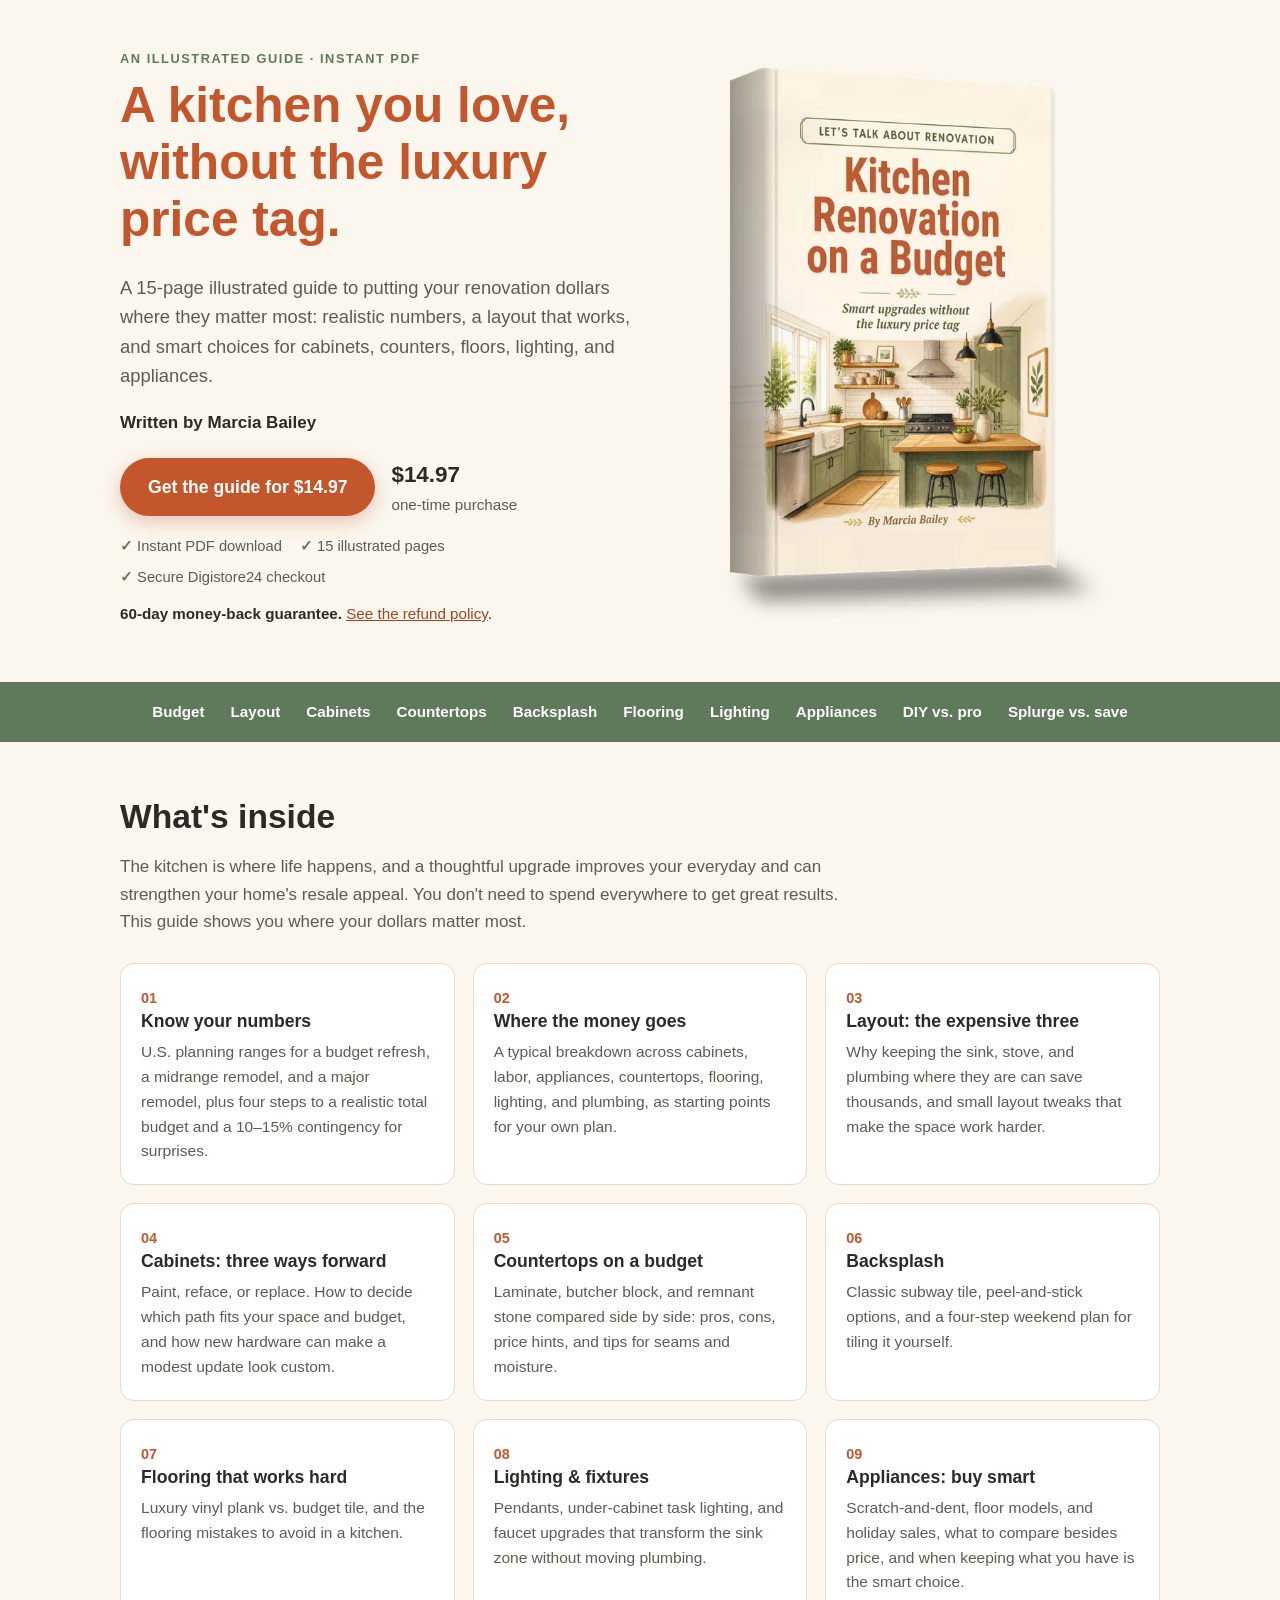
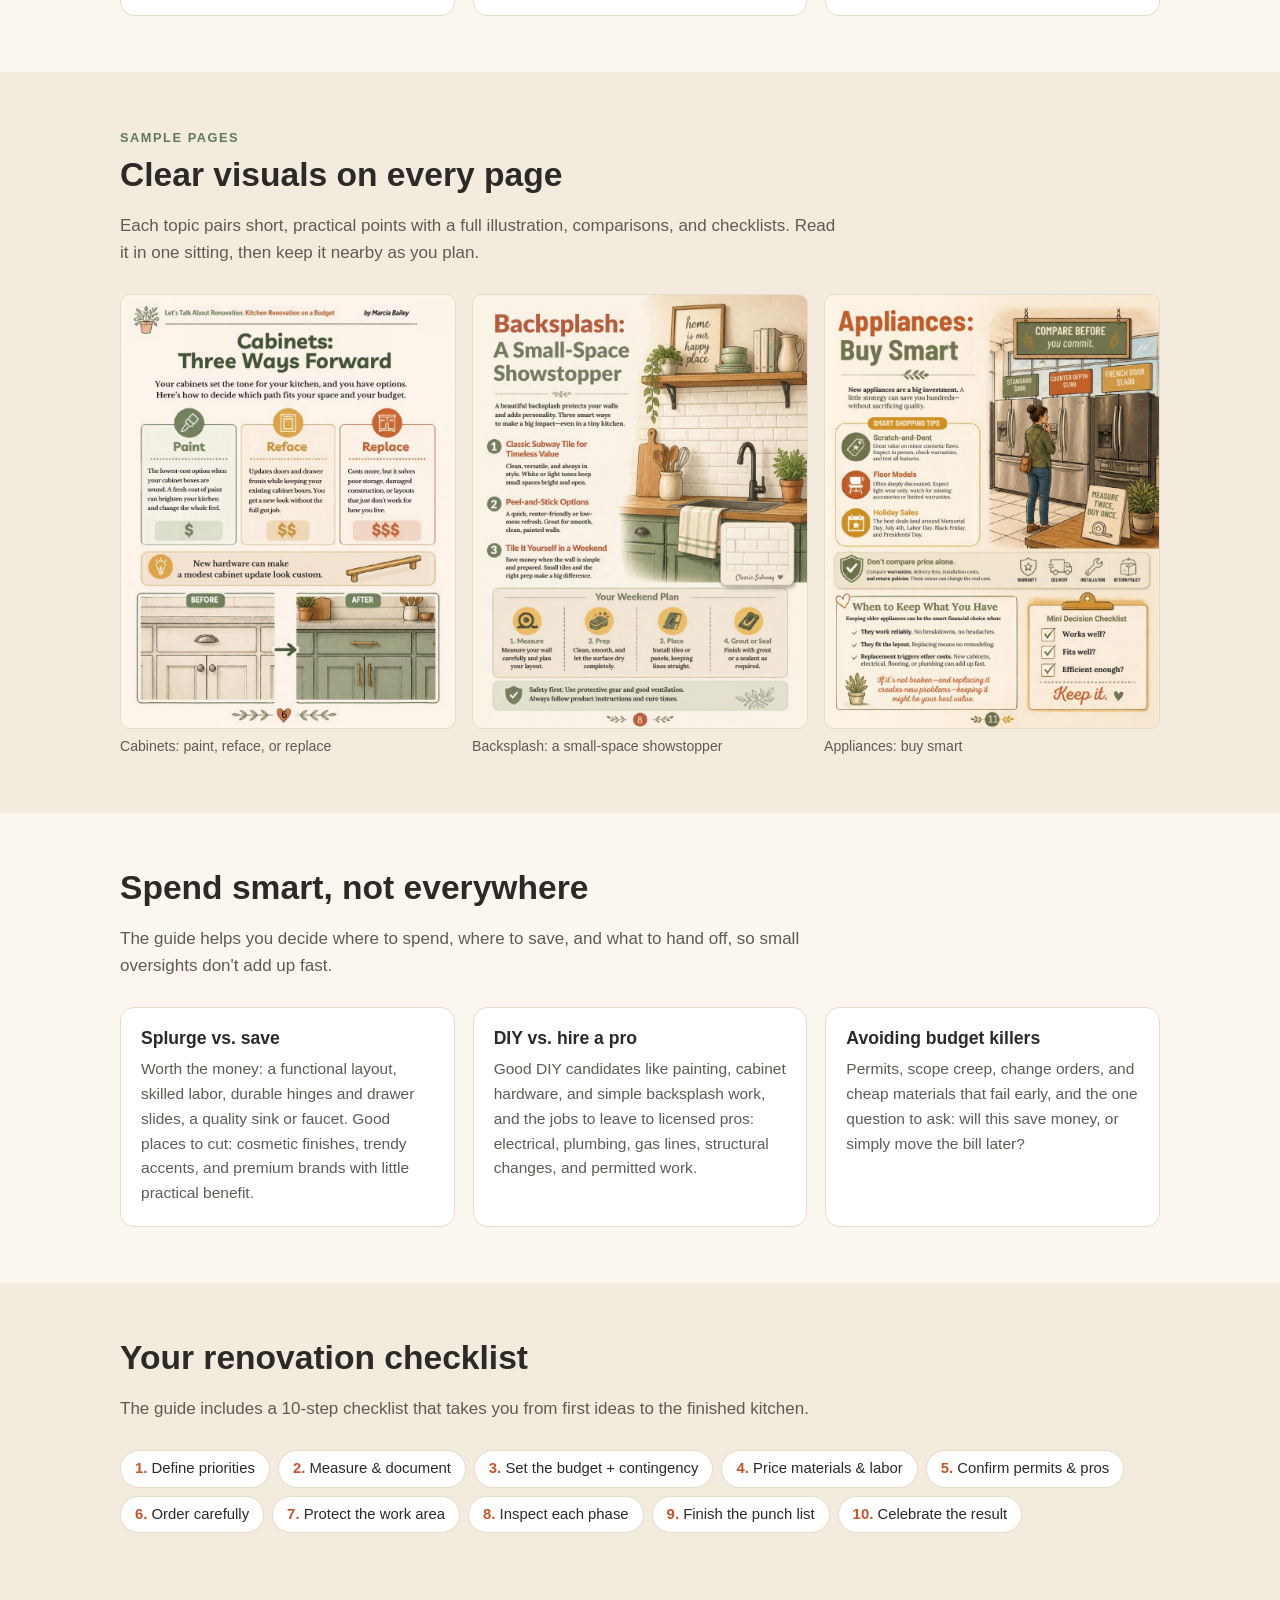
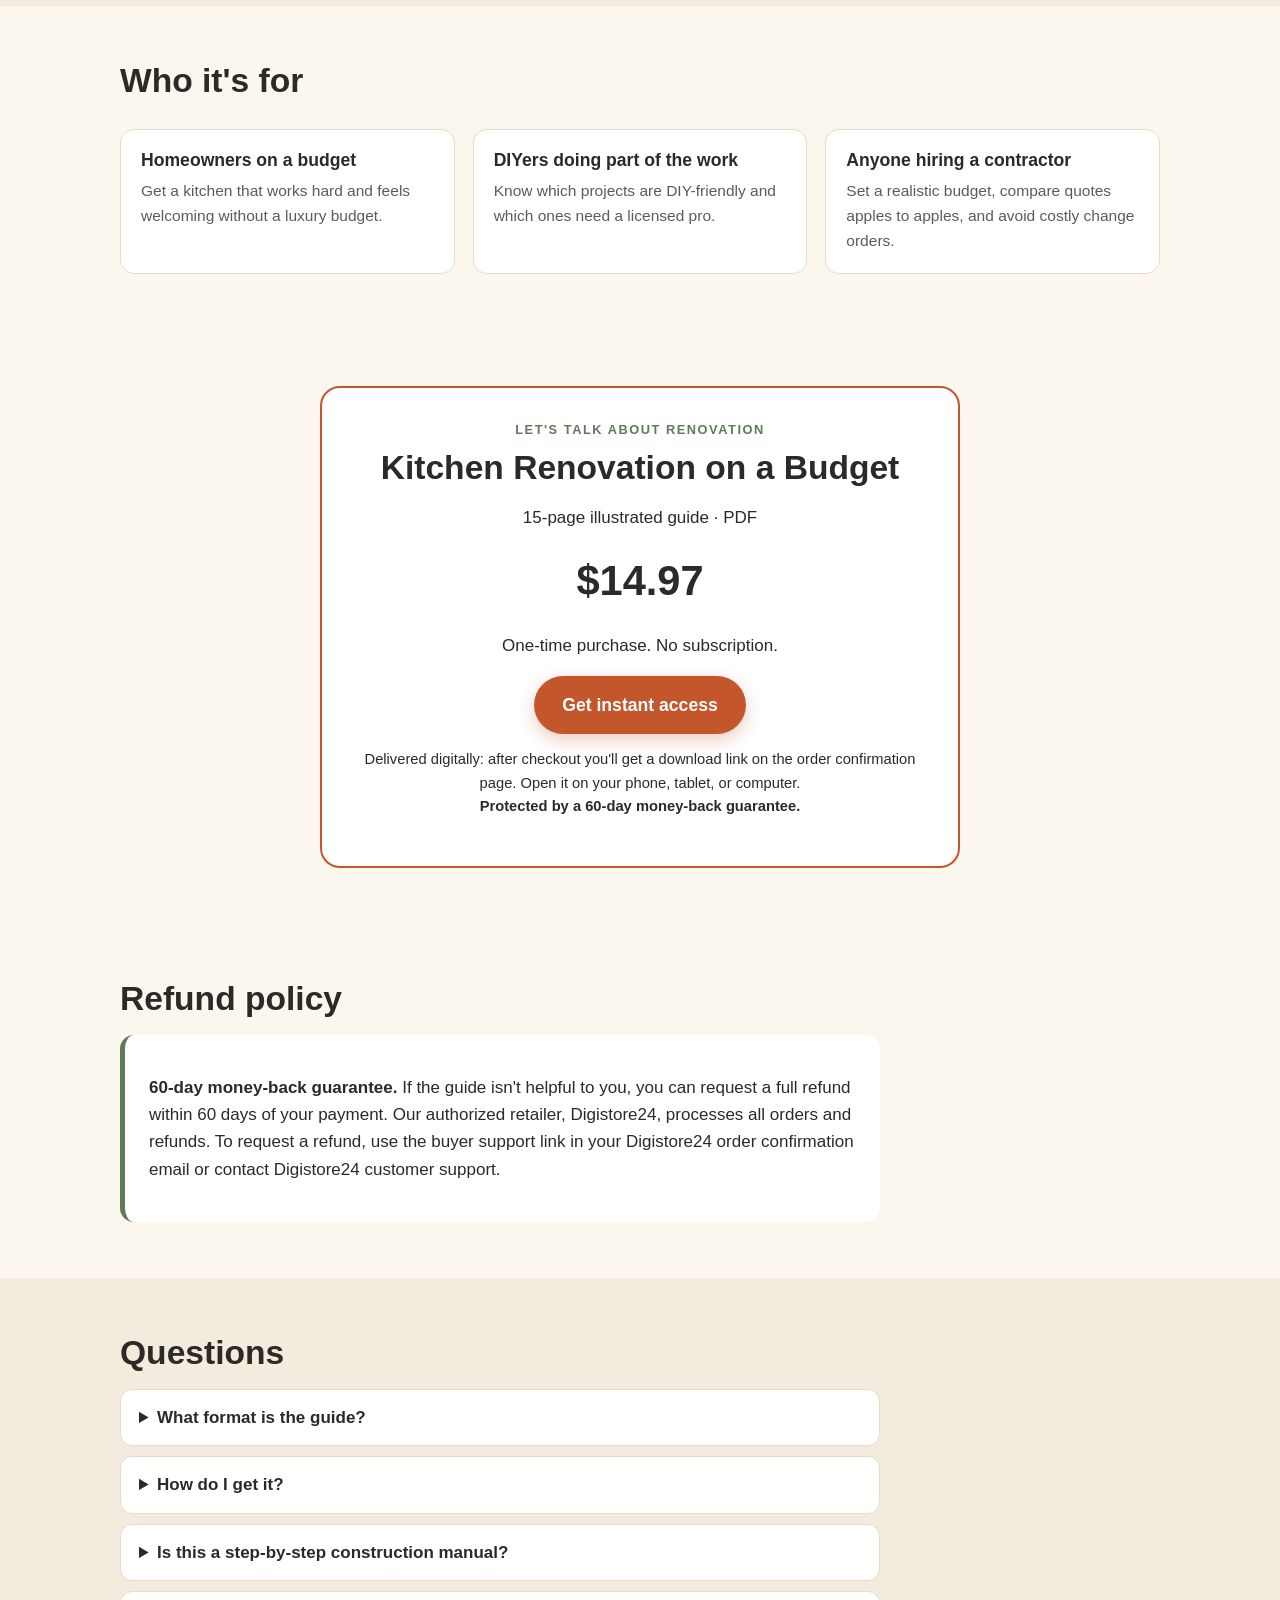
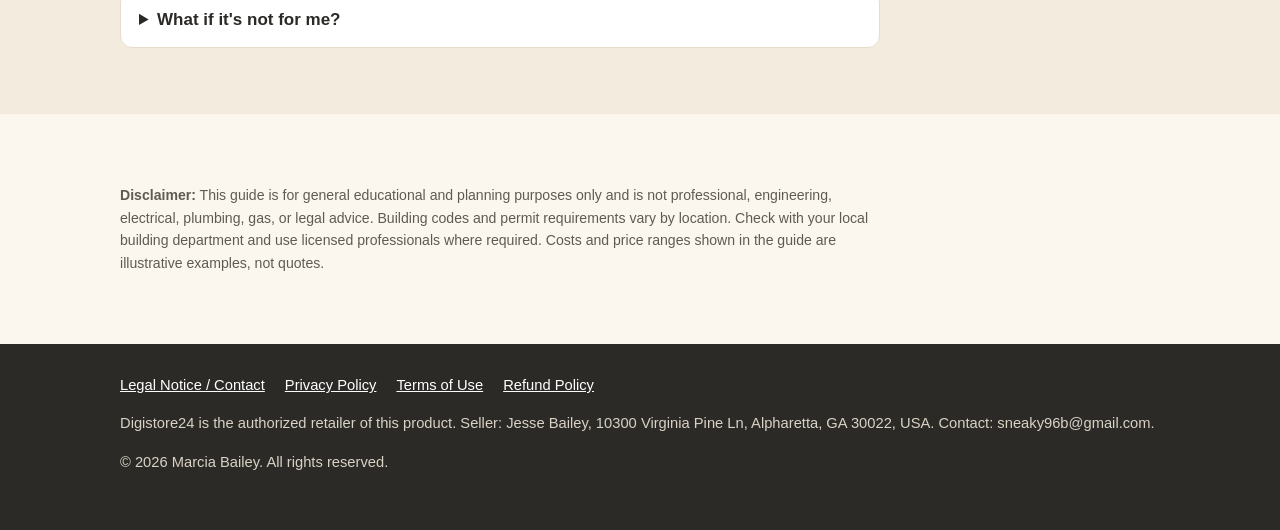
<file: index.html>
<!doctype html>
<html lang="en">
<head>
<meta charset="utf-8">
<meta name="viewport" content="width=device-width, initial-scale=1">
<title>Kitchen Renovation on a Budget: Smart Upgrades Without the Luxury Price Tag (PDF)</title>
<meta name="description" content="A 15-page illustrated PDF guide to renovating your kitchen on a budget: realistic numbers, layout, cabinets, countertops, backsplash, flooring, lighting, appliances, DIY vs. pro, and a step-by-step checklist.">
<meta property="og:title" content="Let's Talk About Renovation: Kitchen Renovation on a Budget">
<meta property="og:description" content="A 15-page illustrated guide to smart kitchen upgrades without the luxury price tag. Instant PDF download.">
<meta property="og:image" content="https://kitchen-ebook.vercel.app/img/cover-og.jpg">
<meta property="og:type" content="product">
<link rel="icon" href="data:,">
<link rel="stylesheet" href="style.css">
</head>
<body>

<!--
  DIGISTORE24 TRUST SEAL: "SALES PAGE BADGE"
  Created in Digistore24: My products > Conversion tools > Trust badges tab > Create trust badge > Type: "Sales page badge".
  Per Digistore24's help center, the legal "Footer" is displayed automatically together with this badge.
-->
<div class="seal-slot" id="ds24-sales-page-badge"><!-- Begin of Digistore24 Trusted Badge Code -->
<script type="text/javascript" src="https://www.digistore24.com/trusted-badge/48733/QZeaCoznZwrTP8g/salespage"></script>
<!-- End of Digistore24 Trusted Badge Code --></div>

<main>
<section class="hero">
  <div class="wrap hero-grid">
    <div>
      <div class="eyebrow">An illustrated guide · Instant PDF</div>
      <h1>A kitchen you love, without the luxury price tag.</h1>
      <p class="lead">A 15-page illustrated guide to putting your renovation dollars where they matter most: realistic numbers, a layout that works, and smart choices for cabinets, counters, floors, lighting, and appliances.</p>
      <p class="author">Written by Marcia Bailey</p>
      <div class="price-row">
        <a class="buy" href="https://www.digistore24.com/product/748901">Get the guide for $14.97</a>
        <div class="price-note"><strong>$14.97</strong>one-time purchase</div>
      </div>
      <ul class="facts">
        <li>Instant PDF download</li>
        <li>15 illustrated pages</li>
        <li>Secure Digistore24 checkout</li>
      </ul>
      <p class="guarantee-line"><strong>60-day money-back guarantee.</strong> <a href="#refund">See the refund policy</a>.</p>
    </div>
    <div class="hero-art">
      <picture><source srcset="img/cover-3d.webp" type="image/webp"><img class="cover-3d" src="img/cover-3d.png" width="563" height="800" alt="Book cover of Let's Talk About Renovation: Kitchen Renovation on a Budget, smart upgrades without the luxury price tag, by Marcia Bailey"></picture>
    </div>
  </div>
</section>

<div class="band" aria-label="Topics covered">
  <div class="wrap">
    <ul>
      <li>Budget</li><li>Layout</li><li>Cabinets</li><li>Countertops</li><li>Backsplash</li><li>Flooring</li><li>Lighting</li><li>Appliances</li><li>DIY vs. pro</li><li>Splurge vs. save</li>
    </ul>
  </div>
</div>

<section>
  <div class="wrap">
    <header class="section-head">
      <h2>What's inside</h2>
      <p>The kitchen is where life happens, and a thoughtful upgrade improves your everyday and can strengthen your home's resale appeal. You don't need to spend everywhere to get great results. This guide shows you where your dollars matter most.</p>
    </header>
    <div class="grid">
      <article class="card"><span class="num">01</span><h3>Know your numbers</h3><p>U.S. planning ranges for a budget refresh, a midrange remodel, and a major remodel, plus four steps to a realistic total budget and a 10–15% contingency for surprises.</p></article>
      <article class="card"><span class="num">02</span><h3>Where the money goes</h3><p>A typical breakdown across cabinets, labor, appliances, countertops, flooring, lighting, and plumbing, as starting points for your own plan.</p></article>
      <article class="card"><span class="num">03</span><h3>Layout: the expensive three</h3><p>Why keeping the sink, stove, and plumbing where they are can save thousands, and small layout tweaks that make the space work harder.</p></article>
      <article class="card"><span class="num">04</span><h3>Cabinets: three ways forward</h3><p>Paint, reface, or replace. How to decide which path fits your space and budget, and how new hardware can make a modest update look custom.</p></article>
      <article class="card"><span class="num">05</span><h3>Countertops on a budget</h3><p>Laminate, butcher block, and remnant stone compared side by side: pros, cons, price hints, and tips for seams and moisture.</p></article>
      <article class="card"><span class="num">06</span><h3>Backsplash</h3><p>Classic subway tile, peel-and-stick options, and a four-step weekend plan for tiling it yourself.</p></article>
      <article class="card"><span class="num">07</span><h3>Flooring that works hard</h3><p>Luxury vinyl plank vs. budget tile, and the flooring mistakes to avoid in a kitchen.</p></article>
      <article class="card"><span class="num">08</span><h3>Lighting &amp; fixtures</h3><p>Pendants, under-cabinet task lighting, and faucet upgrades that transform the sink zone without moving plumbing.</p></article>
      <article class="card"><span class="num">09</span><h3>Appliances: buy smart</h3><p>Scratch-and-dent, floor models, and holiday sales, what to compare besides price, and when keeping what you have is the smart choice.</p></article>
    </div>
  </div>
</section>

<section class="alt">
  <div class="wrap">
    <header class="section-head">
      <div class="eyebrow">Sample pages</div>
      <h2>Clear visuals on every page</h2>
      <p>Each topic pairs short, practical points with a full illustration, comparisons, and checklists. Read it in one sitting, then keep it nearby as you plan.</p>
    </header>
    <div class="samples">
      <figure><img src="img/page-06.jpg" width="850" height="1100" loading="lazy" alt="Sample page: Cabinets, three ways forward: paint, reface, or replace, with a before and after"><figcaption>Cabinets: paint, reface, or replace</figcaption></figure>
      <figure><img src="img/page-08.jpg" width="850" height="1100" loading="lazy" alt="Sample page: Backsplash, a small-space showstopper, with a weekend plan"><figcaption>Backsplash: a small-space showstopper</figcaption></figure>
      <figure><img src="img/page-11.jpg" width="850" height="1100" loading="lazy" alt="Sample page: Appliances, buy smart, with shopping tips and a keep-it checklist"><figcaption>Appliances: buy smart</figcaption></figure>
    </div>
  </div>
</section>

<section>
  <div class="wrap">
    <header class="section-head">
      <h2>Spend smart, not everywhere</h2>
      <p>The guide helps you decide where to spend, where to save, and what to hand off, so small oversights don't add up fast.</p>
    </header>
    <div class="grid">
      <article class="card"><h3>Splurge vs. save</h3><p>Worth the money: a functional layout, skilled labor, durable hinges and drawer slides, a quality sink or faucet. Good places to cut: cosmetic finishes, trendy accents, and premium brands with little practical benefit.</p></article>
      <article class="card"><h3>DIY vs. hire a pro</h3><p>Good DIY candidates like painting, cabinet hardware, and simple backsplash work, and the jobs to leave to licensed pros: electrical, plumbing, gas lines, structural changes, and permitted work.</p></article>
      <article class="card"><h3>Avoiding budget killers</h3><p>Permits, scope creep, change orders, and cheap materials that fail early, and the one question to ask: will this save money, or simply move the bill later?</p></article>
    </div>
  </div>
</section>

<section class="alt">
  <div class="wrap">
    <header class="section-head">
      <h2>Your renovation checklist</h2>
      <p>The guide includes a 10-step checklist that takes you from first ideas to the finished kitchen.</p>
    </header>
    <ol class="roadmap">
      <li>Define priorities</li><li>Measure &amp; document</li><li>Set the budget + contingency</li><li>Price materials &amp; labor</li><li>Confirm permits &amp; pros</li><li>Order carefully</li><li>Protect the work area</li><li>Inspect each phase</li><li>Finish the punch list</li><li>Celebrate the result</li>
    </ol>
  </div>
</section>

<section>
  <div class="wrap">
    <header class="section-head">
      <h2>Who it's for</h2>
    </header>
    <div class="grid">
      <article class="card"><h3>Homeowners on a budget</h3><p>Get a kitchen that works hard and feels welcoming without a luxury budget.</p></article>
      <article class="card"><h3>DIYers doing part of the work</h3><p>Know which projects are DIY-friendly and which ones need a licensed pro.</p></article>
      <article class="card"><h3>Anyone hiring a contractor</h3><p>Set a realistic budget, compare quotes apples to apples, and avoid costly change orders.</p></article>
    </div>
  </div>
</section>

<section class="offer" id="buy">
  <div class="wrap">
    <div class="box">
      <div class="eyebrow">Let's Talk About Renovation</div>
      <h2>Kitchen Renovation on a Budget</h2>
      <p>15-page illustrated guide · PDF</p>
      <div class="big">$14.97</div>
      <p>One-time purchase. No subscription.</p>
      <a class="buy" href="https://www.digistore24.com/product/748901">Get instant access</a>
      <p style="font-size:.92rem;margin-top:14px">Delivered digitally: after checkout you'll get a download link on the order confirmation page. Open it on your phone, tablet, or computer.<br><strong>Protected by a 60-day money-back guarantee.</strong></p>
    </div>
  </div>
</section>

<section id="refund">
  <div class="wrap">
    <h2>Refund policy</h2>
    <div class="refund">
      <p><strong>60-day money-back guarantee.</strong> If the guide isn't helpful to you, you can request a full refund within 60 days of your payment. Our authorized retailer, Digistore24, processes all orders and refunds. To request a refund, use the buyer support link in your Digistore24 order confirmation email or contact Digistore24 customer support.</p>
    </div>
  </div>
</section>

<section class="alt" id="faq">
  <div class="wrap">
    <h2>Questions</h2>
    <details><summary>What format is the guide?</summary><p>It's a 15-page illustrated PDF in portrait (letter) format. You can read it on a phone, tablet, or computer, or print it.</p></details>
    <details><summary>How do I get it?</summary><p>Right after checkout you'll get a download link on the Digistore24 order confirmation page.</p></details>
    <details><summary>Is this a step-by-step construction manual?</summary><p>No. It's a planning guide. It helps you set a budget, compare options, and decide what to do yourself and what to hire out. Always follow your local building code and hire licensed professionals where required.</p></details>
    <details><summary>What if it's not for me?</summary><p>You're covered by our 60-day refund policy, handled by Digistore24, our authorized retailer. See the <a href="#refund">refund policy</a>.</p></details>
  </div>
</section>

<section>
  <div class="wrap">
    <p class="disclaimer"><strong>Disclaimer:</strong> This guide is for general educational and planning purposes only and is not professional, engineering, electrical, plumbing, gas, or legal advice. Building codes and permit requirements vary by location. Check with your local building department and use licensed professionals where required. Costs and price ranges shown in the guide are illustrative examples, not quotes.</p>
  </div>
</section>
</main>

<footer>
  <div class="wrap">
    <nav aria-label="Legal">
      <a href="legal.html">Legal Notice / Contact</a>
      <a href="privacy.html">Privacy Policy</a>
      <a href="terms.html">Terms of Use</a>
      <a href="#refund">Refund Policy</a>
    </nav>
    <p>Digistore24 is the authorized retailer of this product. Seller: Jesse Bailey, 10300 Virginia Pine Ln, Alpharetta, GA 30022, USA. Contact: sneaky96b@gmail.com.</p>
    <p>© 2026 Marcia Bailey. All rights reserved.</p>
    <!--
      DIGISTORE24 TRUST SEAL: "SALES PAGE FOOTER"
      Digistore24's help center says this legal footer appears automatically with the Sales Page Badge above.
      If Digistore24 gives you separate footer code, paste it inside the div below.
    -->
    <div class="seal-slot" id="ds24-sales-page-footer"><!-- PASTE DIGISTORE24 FOOTER CODE HERE (if provided separately) --></div>
  </div>
</footer>
<!-- Digistore24 promo code tracking (product 748901) -->
<script src="https://www.digistore24-scripts.com/service/digistore.js"></script>
<script type="text/javascript">
digistorePromocode( { "product_id": 748901, "adjust_domain": true } );
</script>
</body>
</html>
</file>
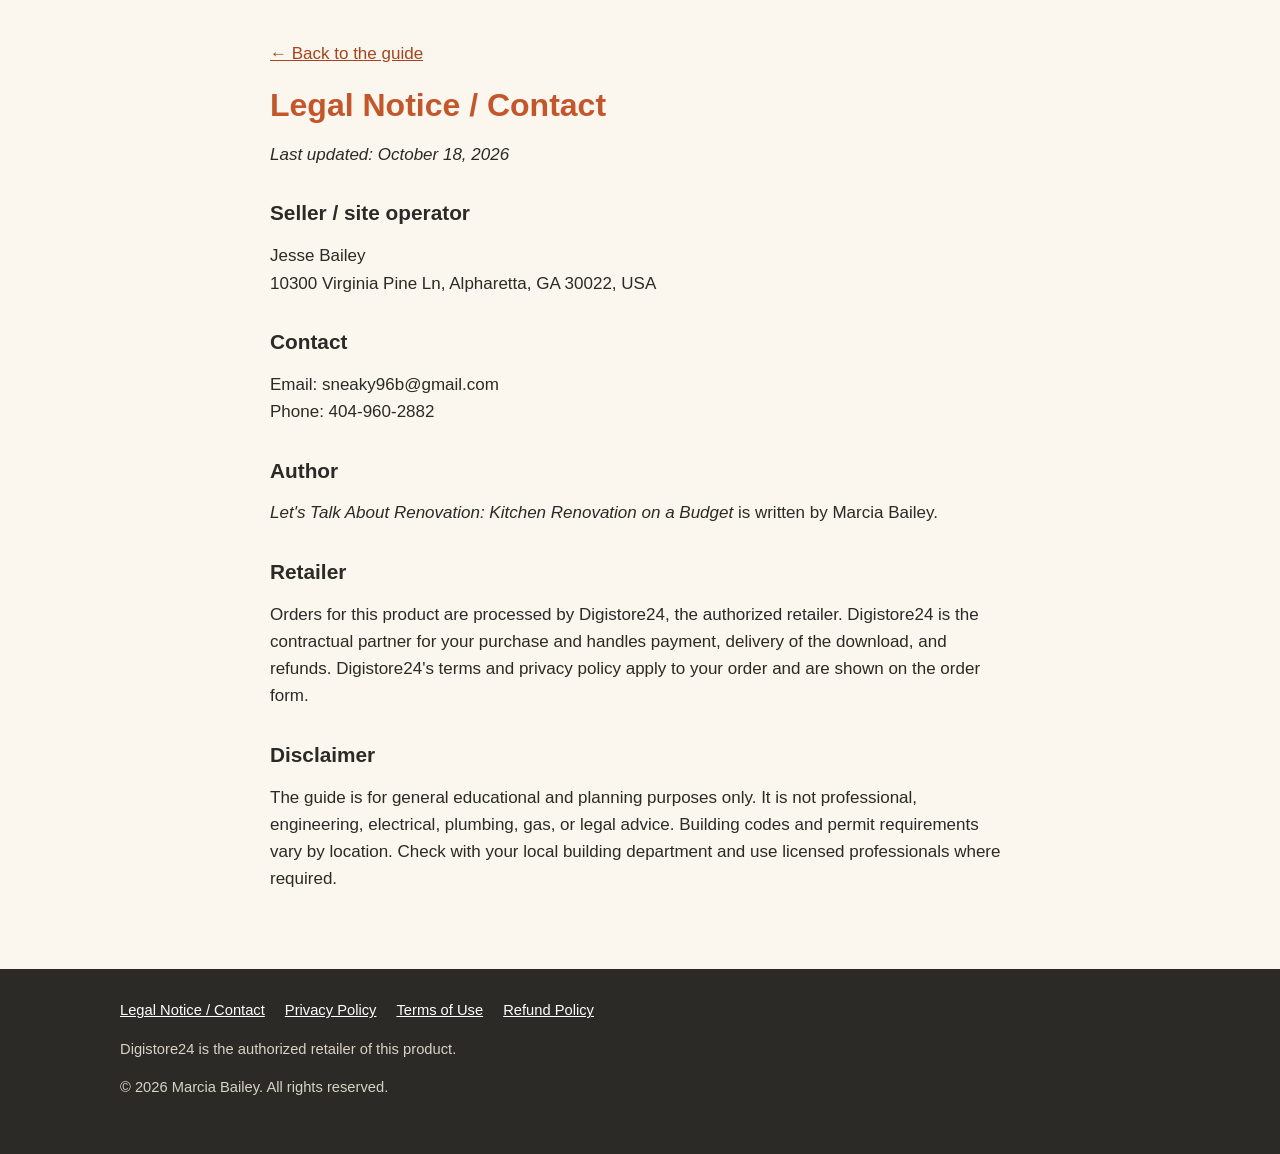
<file: legal.html>
<!doctype html>
<html lang="en">
<head>
<meta charset="utf-8">
<meta name="viewport" content="width=device-width, initial-scale=1">
<title>Legal Notice / Contact | Kitchen Renovation on a Budget</title>
<meta name="robots" content="noindex">
<link rel="icon" href="data:,">
<link rel="stylesheet" href="style.css">
</head>
<body>
<main class="doc">
<a class="back" href="index.html">&larr; Back to the guide</a>
<h1>Legal Notice / Contact</h1>
<p><em>Last updated: October 18, 2026</em></p>
<h2>Seller / site operator</h2>
<p>Jesse Bailey<br>
10300 Virginia Pine Ln, Alpharetta, GA 30022, USA</p>
<h2>Contact</h2>
<p>Email: sneaky96b@gmail.com<br>
Phone: 404-960-2882</p>
<h2>Author</h2>
<p><em>Let's Talk About Renovation: Kitchen Renovation on a Budget</em> is written by Marcia Bailey.</p>
<h2>Retailer</h2>
<p>Orders for this product are processed by Digistore24, the authorized retailer. Digistore24 is the contractual partner for your purchase and handles payment, delivery of the download, and refunds. Digistore24's terms and privacy policy apply to your order and are shown on the order form.</p>
<h2>Disclaimer</h2>
<p>The guide is for general educational and planning purposes only. It is not professional, engineering, electrical, plumbing, gas, or legal advice. Building codes and permit requirements vary by location. Check with your local building department and use licensed professionals where required.</p>
</main>
<footer>
  <div class="wrap">
    <nav aria-label="Legal">
      <a href="legal.html">Legal Notice / Contact</a>
      <a href="privacy.html">Privacy Policy</a>
      <a href="terms.html">Terms of Use</a>
      <a href="index.html#refund">Refund Policy</a>
    </nav>
    <p>Digistore24 is the authorized retailer of this product.</p>
    <p>&copy; 2026 Marcia Bailey. All rights reserved.</p>
  </div>
</footer>
</body>
</html>
</file>
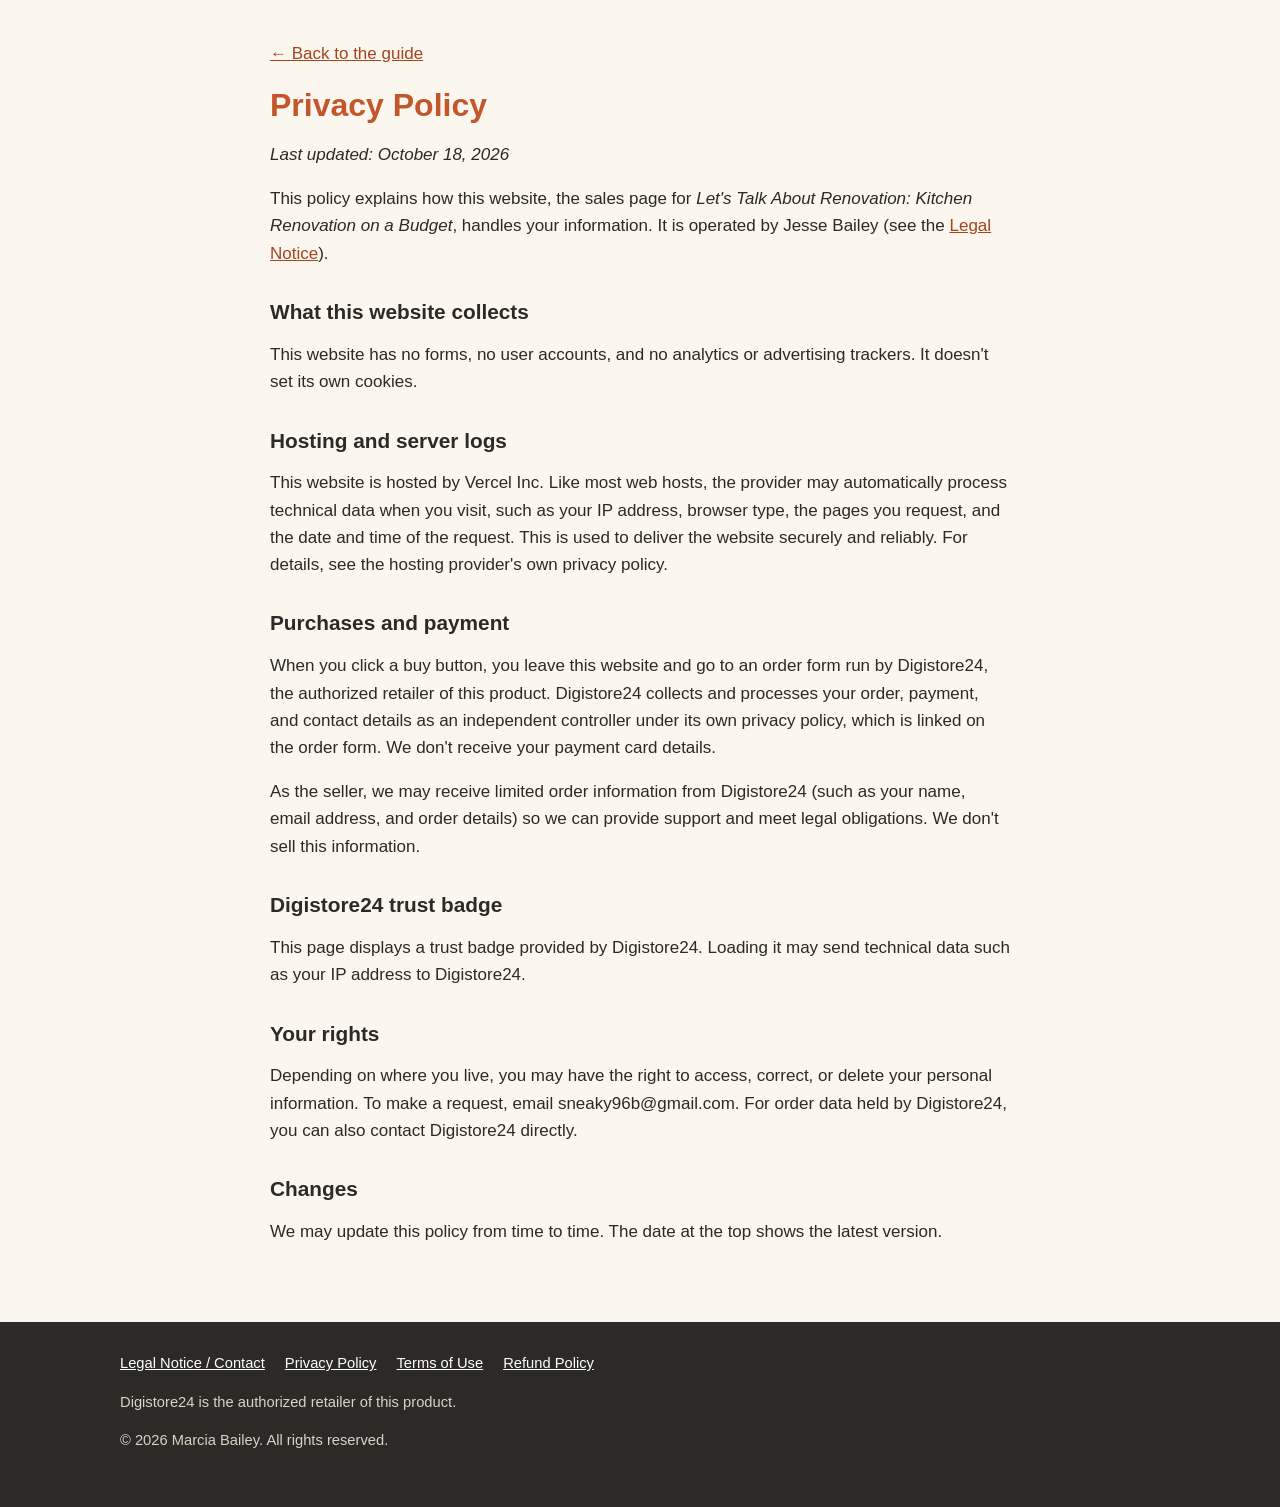
<file: privacy.html>
<!doctype html>
<html lang="en">
<head>
<meta charset="utf-8">
<meta name="viewport" content="width=device-width, initial-scale=1">
<title>Privacy Policy | Kitchen Renovation on a Budget</title>
<meta name="robots" content="noindex">
<link rel="icon" href="data:,">
<link rel="stylesheet" href="style.css">
</head>
<body>
<main class="doc">
<a class="back" href="index.html">&larr; Back to the guide</a>
<h1>Privacy Policy</h1>
<p><em>Last updated: October 18, 2026</em></p>
<p>This policy explains how this website, the sales page for <em>Let's Talk About Renovation: Kitchen Renovation on a Budget</em>, handles your information. It is operated by Jesse Bailey (see the <a href="legal.html">Legal Notice</a>).</p>
<h2>What this website collects</h2>
<p>This website has no forms, no user accounts, and no analytics or advertising trackers. It doesn't set its own cookies.</p>
<h2>Hosting and server logs</h2>
<p>This website is hosted by Vercel Inc. Like most web hosts, the provider may automatically process technical data when you visit, such as your IP address, browser type, the pages you request, and the date and time of the request. This is used to deliver the website securely and reliably. For details, see the hosting provider's own privacy policy.</p>
<h2>Purchases and payment</h2>
<p>When you click a buy button, you leave this website and go to an order form run by Digistore24, the authorized retailer of this product. Digistore24 collects and processes your order, payment, and contact details as an independent controller under its own privacy policy, which is linked on the order form. We don't receive your payment card details.</p>
<p>As the seller, we may receive limited order information from Digistore24 (such as your name, email address, and order details) so we can provide support and meet legal obligations. We don't sell this information.</p>
<h2>Digistore24 trust badge</h2>
<p>This page displays a trust badge provided by Digistore24. Loading it may send technical data such as your IP address to Digistore24.</p>
<h2>Your rights</h2>
<p>Depending on where you live, you may have the right to access, correct, or delete your personal information. To make a request, email sneaky96b@gmail.com. For order data held by Digistore24, you can also contact Digistore24 directly.</p>
<h2>Changes</h2>
<p>We may update this policy from time to time. The date at the top shows the latest version.</p>
</main>
<footer>
  <div class="wrap">
    <nav aria-label="Legal">
      <a href="legal.html">Legal Notice / Contact</a>
      <a href="privacy.html">Privacy Policy</a>
      <a href="terms.html">Terms of Use</a>
      <a href="index.html#refund">Refund Policy</a>
    </nav>
    <p>Digistore24 is the authorized retailer of this product.</p>
    <p>&copy; 2026 Marcia Bailey. All rights reserved.</p>
  </div>
</footer>
</body>
</html>
</file>
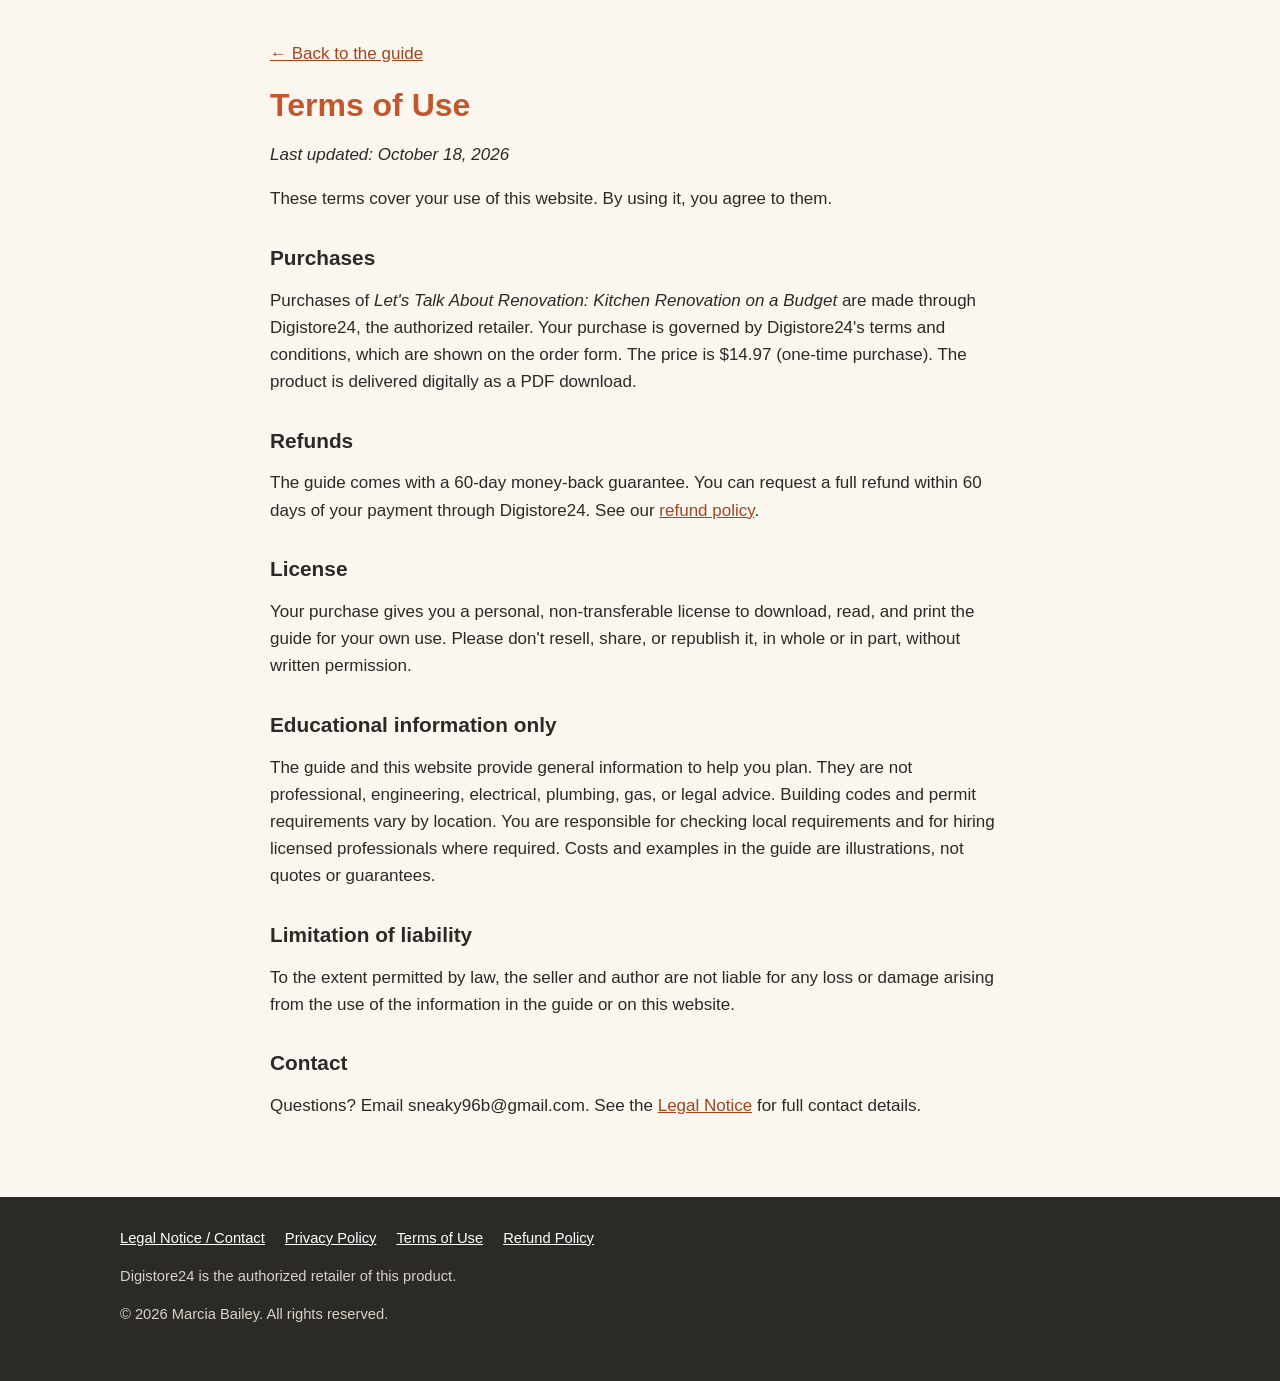
<file: terms.html>
<!doctype html>
<html lang="en">
<head>
<meta charset="utf-8">
<meta name="viewport" content="width=device-width, initial-scale=1">
<title>Terms of Use | Kitchen Renovation on a Budget</title>
<meta name="robots" content="noindex">
<link rel="icon" href="data:,">
<link rel="stylesheet" href="style.css">
</head>
<body>
<main class="doc">
<a class="back" href="index.html">&larr; Back to the guide</a>
<h1>Terms of Use</h1>
<p><em>Last updated: October 18, 2026</em></p>
<p>These terms cover your use of this website. By using it, you agree to them.</p>
<h2>Purchases</h2>
<p>Purchases of <em>Let's Talk About Renovation: Kitchen Renovation on a Budget</em> are made through Digistore24, the authorized retailer. Your purchase is governed by Digistore24's terms and conditions, which are shown on the order form. The price is $14.97 (one-time purchase). The product is delivered digitally as a PDF download.</p>
<h2>Refunds</h2>
<p>The guide comes with a 60-day money-back guarantee. You can request a full refund within 60 days of your payment through Digistore24. See our <a href="index.html#refund">refund policy</a>.</p>
<h2>License</h2>
<p>Your purchase gives you a personal, non-transferable license to download, read, and print the guide for your own use. Please don't resell, share, or republish it, in whole or in part, without written permission.</p>
<h2>Educational information only</h2>
<p>The guide and this website provide general information to help you plan. They are not professional, engineering, electrical, plumbing, gas, or legal advice. Building codes and permit requirements vary by location. You are responsible for checking local requirements and for hiring licensed professionals where required. Costs and examples in the guide are illustrations, not quotes or guarantees.</p>
<h2>Limitation of liability</h2>
<p>To the extent permitted by law, the seller and author are not liable for any loss or damage arising from the use of the information in the guide or on this website.</p>
<h2>Contact</h2>
<p>Questions? Email sneaky96b@gmail.com. See the <a href="legal.html">Legal Notice</a> for full contact details.</p>
</main>
<footer>
  <div class="wrap">
    <nav aria-label="Legal">
      <a href="legal.html">Legal Notice / Contact</a>
      <a href="privacy.html">Privacy Policy</a>
      <a href="terms.html">Terms of Use</a>
      <a href="index.html#refund">Refund Policy</a>
    </nav>
    <p>Digistore24 is the authorized retailer of this product.</p>
    <p>&copy; 2026 Marcia Bailey. All rights reserved.</p>
  </div>
</footer>
</body>
</html>
</file>
<file: style.css>
:root{--ink:#2b2a27;--muted:#5f5b53;--bg:#fbf6ee;--card:#fff;--accent:#c4562c;--accent-dk:#a5441f;--sage:#5f7a5a;--line:#e6dccb;--radius:14px}
*{box-sizing:border-box}
html{-webkit-text-size-adjust:100%}
body{margin:0;font-family:-apple-system,BlinkMacSystemFont,"Segoe UI",Roboto,Helvetica,Arial,sans-serif;color:var(--ink);background:var(--bg);line-height:1.6;font-size:17px}
img{max-width:100%;height:auto;display:block}
a{color:var(--accent-dk)}
.wrap{max-width:1080px;margin:0 auto;padding:0 20px}
h1,h2,h3{line-height:1.15;margin:0 0 .5em;font-family:"Trebuchet MS","Segoe UI",Roboto,sans-serif}
h1{font-size:clamp(2rem,5vw,3.1rem);color:var(--accent)}
h2{font-size:clamp(1.5rem,3.4vw,2.1rem)}
h3{font-size:1.1rem}
.eyebrow{text-transform:uppercase;letter-spacing:.12em;font-size:.8rem;font-weight:700;color:var(--sage);margin-bottom:.6em}
.hero{padding:48px 0 40px}
.hero-grid{display:grid;gap:36px;grid-template-columns:1.05fr 1fr;align-items:center}
.lead{font-size:1.15rem;color:var(--muted)}
.author{font-weight:600;margin:.4em 0 1.2em}
.buy{display:inline-block;background:var(--accent);color:#fff;text-decoration:none;font-weight:700;font-size:1.1rem;padding:15px 28px;border-radius:999px;box-shadow:0 6px 18px rgba(196,86,44,.3)}
.buy:hover,.buy:focus{background:var(--accent-dk)}
.price-row{display:flex;flex-wrap:wrap;gap:16px;align-items:center}
.price-note{font-size:.95rem;color:var(--muted)}
.price-note strong{display:block;font-size:1.4rem;color:var(--ink)}
.facts{display:flex;flex-wrap:wrap;gap:8px 18px;margin:18px 0 0;padding:0;list-style:none;font-size:.92rem;color:var(--muted)}
.facts li::before{content:"✓ ";color:var(--sage);font-weight:700}
.guarantee-line{margin-top:12px;font-size:.95rem}
.cover{border-radius:10px;box-shadow:0 18px 40px rgba(60,40,20,.22);transform:rotate(-1.2deg)}
.band{background:var(--sage);color:#fff;padding:18px 0}
.band ul{display:flex;flex-wrap:wrap;gap:10px 26px;justify-content:center;margin:0;padding:0;list-style:none;font-weight:600;font-size:.95rem}
section{padding:56px 0}
.section-head{max-width:720px;margin-bottom:28px}
.section-head p{color:var(--muted)}
.grid{display:grid;gap:18px;grid-template-columns:repeat(3,1fr)}
@media (max-width:900px){.grid{grid-template-columns:repeat(2,1fr)}}
@media (max-width:560px){.grid{grid-template-columns:1fr}}
.card{background:var(--card);border:1px solid var(--line);border-radius:var(--radius);padding:20px}
.card .num{font-weight:800;color:var(--accent);font-size:.9rem}
.card p{margin:.3em 0 0;color:var(--muted);font-size:.97rem}
.alt{background:#f3ebdd}
.samples{display:grid;gap:16px;grid-template-columns:repeat(auto-fit,minmax(280px,1fr))}
.samples figure{margin:0}
.samples img{border-radius:10px;border:1px solid var(--line)}
.samples figcaption{font-size:.88rem;color:var(--muted);margin-top:6px}
.roadmap{counter-reset:s;display:flex;flex-wrap:wrap;gap:8px;padding:0;list-style:none}
.roadmap li{background:var(--card);border:1px solid var(--line);border-radius:999px;padding:6px 14px;font-size:.93rem}
.roadmap li::before{counter-increment:s;content:counter(s) ". ";font-weight:700;color:var(--accent)}
.offer{text-align:center}
.offer .box{max-width:640px;margin:0 auto;background:var(--card);border:2px solid var(--accent);border-radius:20px;padding:32px 24px}
.offer .big{font-size:2.6rem;font-weight:800;color:var(--ink);margin:.1em 0}
.refund{background:var(--card);border-left:5px solid var(--sage);border-radius:var(--radius);padding:22px 24px;max-width:760px}
details{background:var(--card);border:1px solid var(--line);border-radius:12px;padding:14px 18px;margin-bottom:10px;max-width:760px}
summary{font-weight:700;cursor:pointer}
.disclaimer{font-size:.88rem;color:var(--muted);max-width:760px}
footer{background:#2b2a27;color:#d9d2c5;padding:30px 0 40px;font-size:.92rem}
footer a{color:#fff}
footer nav{display:flex;flex-wrap:wrap;gap:8px 20px;margin-bottom:12px}
.seal-slot{min-height:1px}
.doc{max-width:780px;padding:40px 20px 60px;margin:0 auto}
.doc h1{font-size:2rem}
.doc h2{font-size:1.3rem;margin-top:1.6em}
.ph{background:#fff2c2;padding:0 4px;border-radius:4px}
.back{display:inline-block;margin-bottom:20px}
@media (max-width:820px){.hero-grid{grid-template-columns:1fr}.hero{padding-top:28px}.cover{transform:none}.hero-art{order:-1}}
/* kitchen guide: portrait (letter) page images */
.hero-art .cover{max-width:430px;margin:0 auto}
.samples{grid-template-columns:repeat(auto-fit,minmax(240px,1fr))}
.split{display:grid;gap:18px;grid-template-columns:1fr 1fr}
@media (max-width:700px){.split{grid-template-columns:1fr}}
.split ul{margin:.4em 0 0;padding-left:1.2em;color:var(--muted);font-size:.97rem}

/* 3D book mockup in hero (has its own perspective and shadow) */
.hero-art picture{display:block}
.cover-3d{display:block;width:100%;max-width:400px;height:auto;margin:0 auto}
@media (max-width:820px){.cover-3d{max-width:300px}}
</file>
